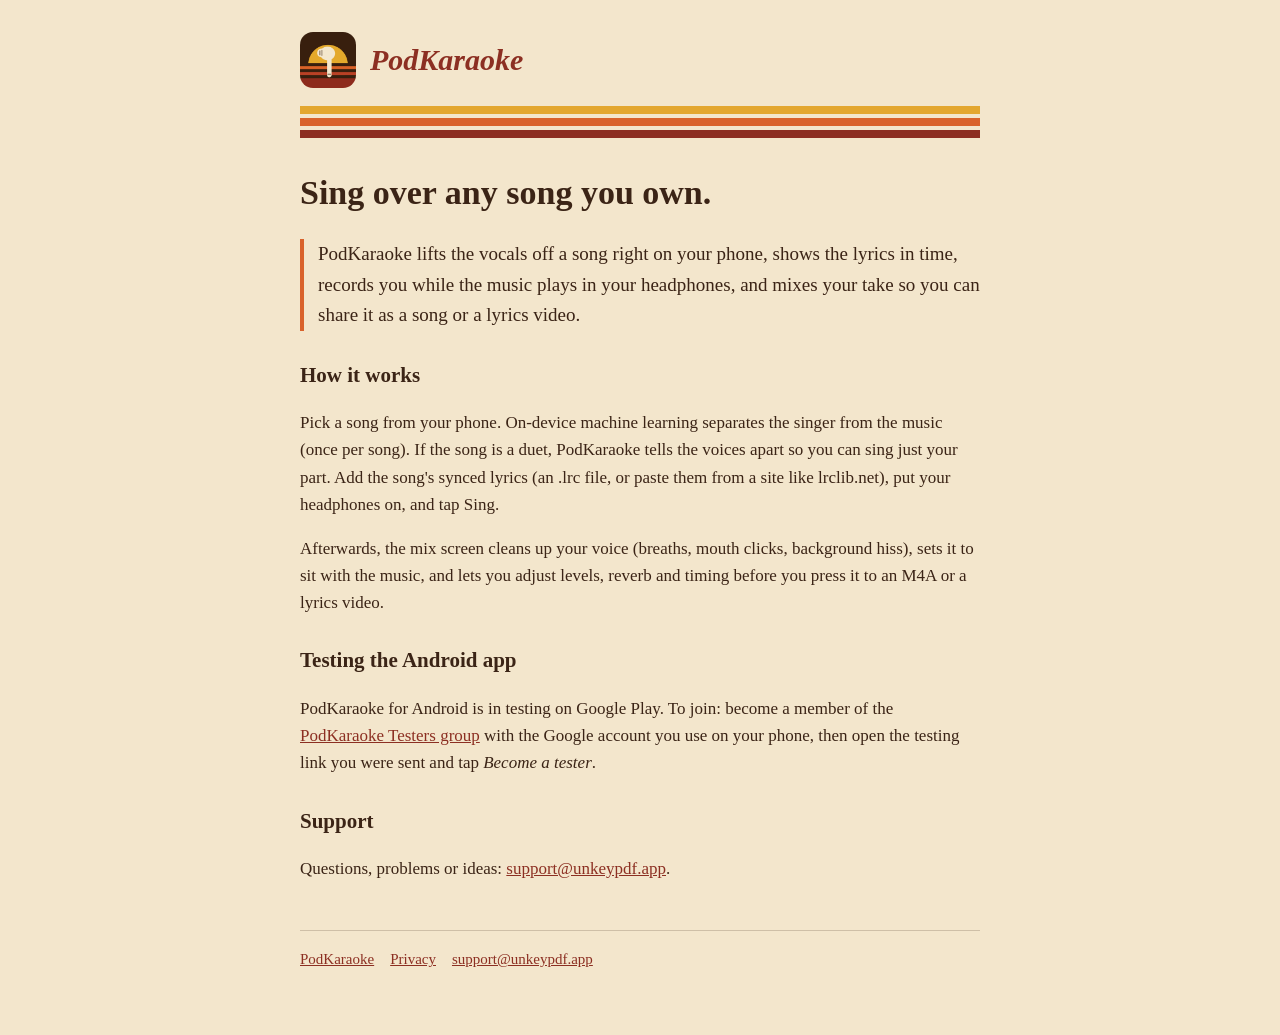
<file: index.html>
<!doctype html><html lang="en"><head><meta charset="utf-8"><meta name="viewport" content="width=device-width, initial-scale=1"><link rel="icon" href="icon.png"><link rel="stylesheet" href="style.css"><title>PodKaraoke</title><meta name="description" content="Karaoke with any song you own: the vocals are removed on your phone, you sing along to the lyrics, and share your take."></head><body><main><header><img src="icon.png" alt=""><a class="brand" href="./">PodKaraoke</a></header><div class="stripes"><div></div><div></div><div></div></div>
<h1>Sing over any song you own.</h1>
<p class="lead">PodKaraoke lifts the vocals off a song right on your phone, shows the lyrics in time, records you while the music plays in your headphones, and mixes your take so you can share it as a song or a lyrics video.</p>
<h2>How it works</h2>
<p>Pick a song from your phone. On-device machine learning separates the singer from the music (once per song). If the song is a duet, PodKaraoke tells the voices apart so you can sing just your part. Add the song's synced lyrics (an .lrc file, or paste them from a site like lrclib.net), put your headphones on, and tap Sing.</p>
<p>Afterwards, the mix screen cleans up your voice (breaths, mouth clicks, background hiss), sets it to sit with the music, and lets you adjust levels, reverb and timing before you press it to an M4A or a lyrics video.</p>
<h2>Testing the Android app</h2>
<p>PodKaraoke for Android is in testing on Google Play. To join: become a member of the <a href="https://groups.google.com/g/podkaraoke-testers">PodKaraoke Testers group</a> with the Google account you use on your phone, then open the testing link you were sent and tap <em>Become a tester</em>.</p>
<h2>Support</h2>
<p>Questions, problems or ideas: <a href="mailto:support@unkeypdf.app">support@unkeypdf.app</a>.</p>
<footer><a href="./">PodKaraoke</a><a href="privacy.html">Privacy</a><a href="mailto:support@unkeypdf.app">support@unkeypdf.app</a></footer></main></body></html>
</file>
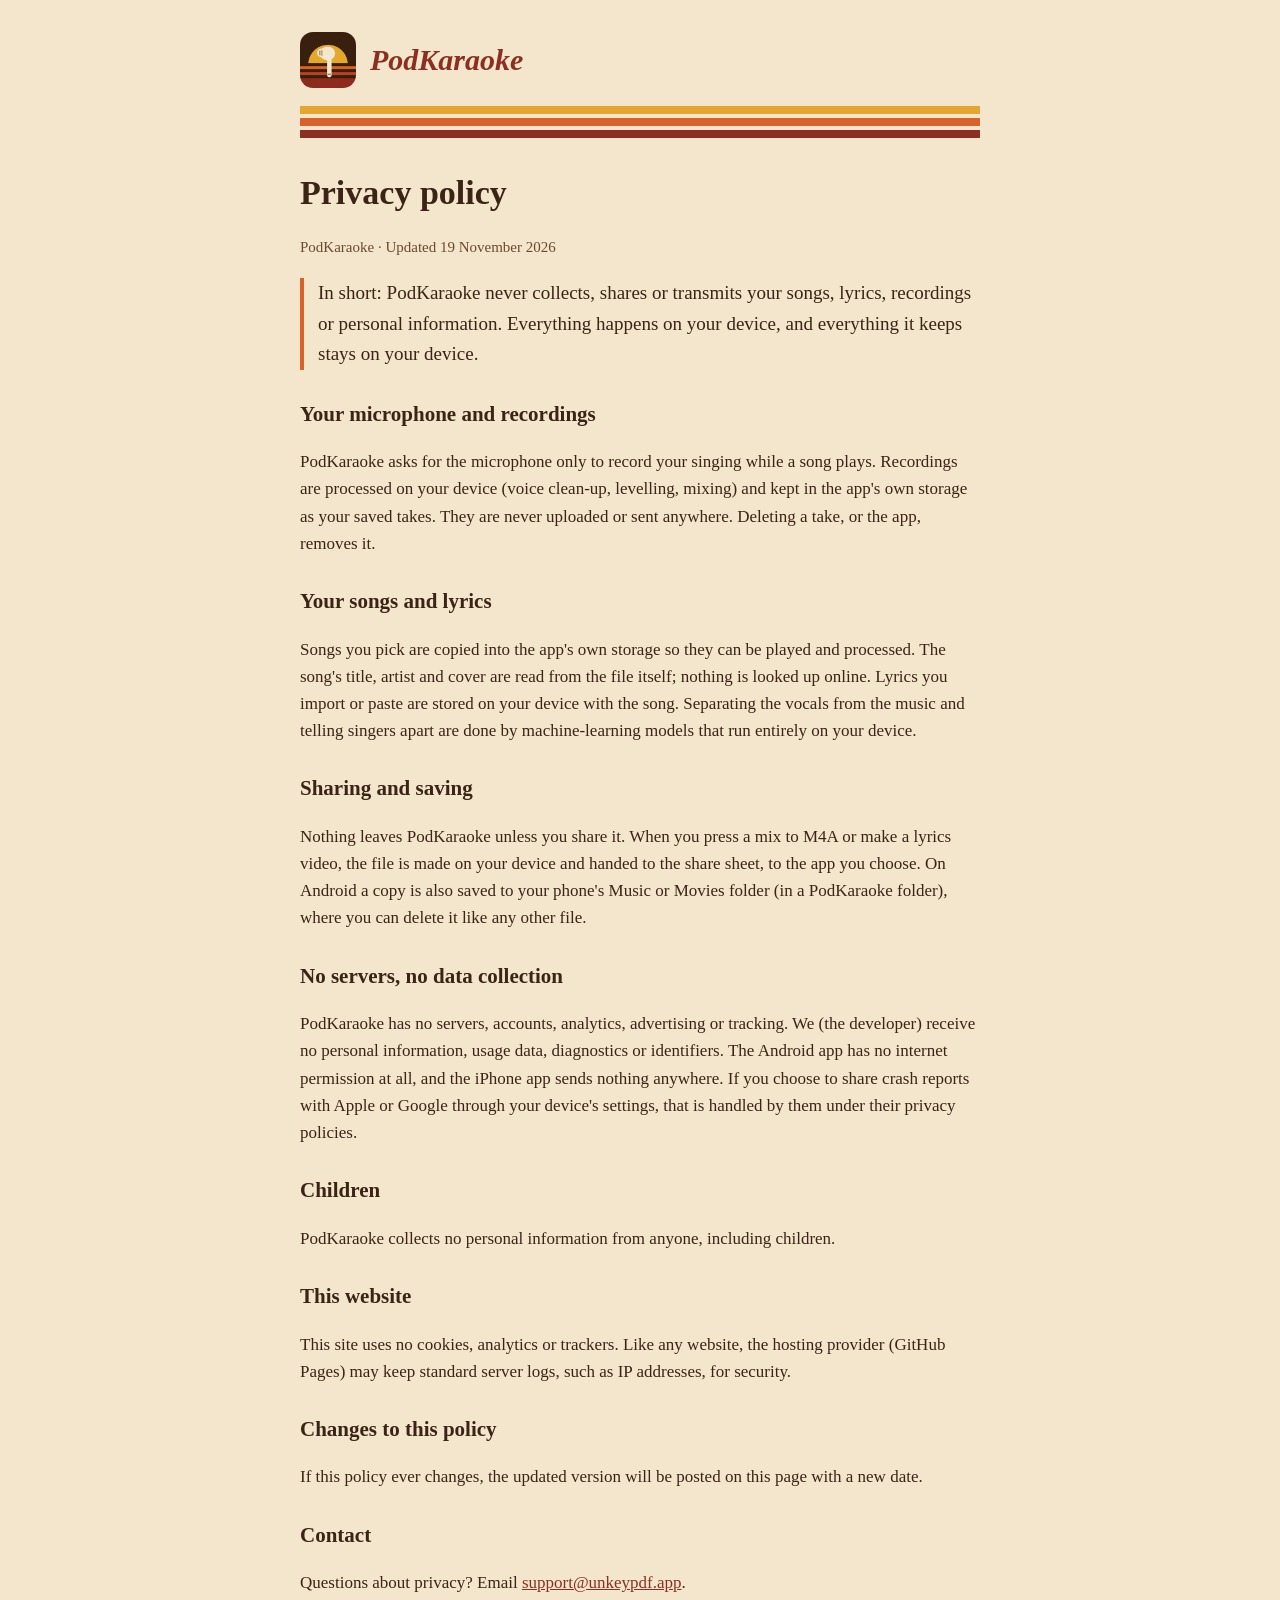
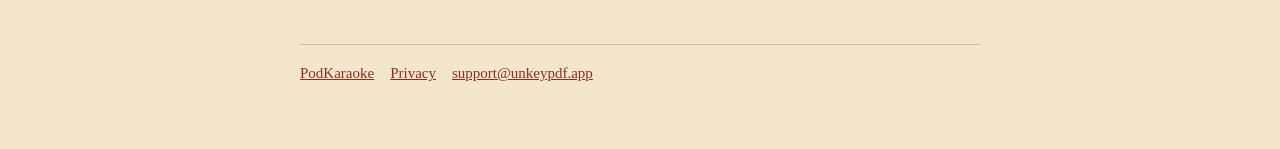
<file: privacy.html>
<!doctype html><html lang="en"><head><meta charset="utf-8"><meta name="viewport" content="width=device-width, initial-scale=1"><link rel="icon" href="icon.png"><link rel="stylesheet" href="style.css"><title>PodKaraoke Privacy Policy</title><meta name="description" content="PodKaraoke keeps your songs, lyrics and recordings on your device."></head><body><main><header><img src="icon.png" alt=""><a class="brand" href="./">PodKaraoke</a></header><div class="stripes"><div></div><div></div><div></div></div>
<h1>Privacy policy</h1>
<p class="meta">PodKaraoke · Updated 19 November 2026</p>
<p class="lead">In short: PodKaraoke never collects, shares or transmits your songs, lyrics, recordings or personal information. Everything happens on your device, and everything it keeps stays on your device.</p>
<h2>Your microphone and recordings</h2>
<p>PodKaraoke asks for the microphone only to record your singing while a song plays. Recordings are processed on your device (voice clean-up, levelling, mixing) and kept in the app's own storage as your saved takes. They are never uploaded or sent anywhere. Deleting a take, or the app, removes it.</p>
<h2>Your songs and lyrics</h2>
<p>Songs you pick are copied into the app's own storage so they can be played and processed. The song's title, artist and cover are read from the file itself; nothing is looked up online. Lyrics you import or paste are stored on your device with the song. Separating the vocals from the music and telling singers apart are done by machine-learning models that run entirely on your device.</p>
<h2>Sharing and saving</h2>
<p>Nothing leaves PodKaraoke unless you share it. When you press a mix to M4A or make a lyrics video, the file is made on your device and handed to the share sheet, to the app you choose. On Android a copy is also saved to your phone's Music or Movies folder (in a PodKaraoke folder), where you can delete it like any other file.</p>
<h2>No servers, no data collection</h2>
<p>PodKaraoke has no servers, accounts, analytics, advertising or tracking. We (the developer) receive no personal information, usage data, diagnostics or identifiers. The Android app has no internet permission at all, and the iPhone app sends nothing anywhere. If you choose to share crash reports with Apple or Google through your device's settings, that is handled by them under their privacy policies.</p>
<h2>Children</h2>
<p>PodKaraoke collects no personal information from anyone, including children.</p>
<h2>This website</h2>
<p>This site uses no cookies, analytics or trackers. Like any website, the hosting provider (GitHub Pages) may keep standard server logs, such as IP addresses, for security.</p>
<h2>Changes to this policy</h2>
<p>If this policy ever changes, the updated version will be posted on this page with a new date.</p>
<h2>Contact</h2>
<p>Questions about privacy? Email <a href="mailto:support@unkeypdf.app">support@unkeypdf.app</a>.</p>
<footer><a href="./">PodKaraoke</a><a href="privacy.html">Privacy</a><a href="mailto:support@unkeypdf.app">support@unkeypdf.app</a></footer></main></body></html>
</file>
<file: style.css>
:root { --page: #F3E6CC; --ink: #3B2416; --soft: #6B4A2E; --orange: #D9622B; --mustard: #E3A72F; --brick: #8C2F22; }
* { box-sizing: border-box; }
body { margin: 0; background: var(--page); color: var(--ink); font: 17px/1.6 Georgia, "Times New Roman", serif; }
main { max-width: 720px; margin: 0 auto; padding: 32px 20px 64px; }
header { display: flex; align-items: center; gap: 14px; }
header img { width: 56px; height: 56px; border-radius: 13px; }
.brand { font-style: italic; font-weight: 900; font-size: 30px; color: var(--brick); text-decoration: none; }
.stripes { margin: 18px 0 28px; }
.stripes div { height: 8px; margin-bottom: 4px; }
.stripes div:nth-child(1) { background: var(--mustard); }
.stripes div:nth-child(2) { background: var(--orange); }
.stripes div:nth-child(3) { background: var(--brick); }
h1 { font-size: 34px; margin: 0 0 4px; }
h2 { font-size: 21px; margin: 28px 0 6px; }
.meta, footer { color: var(--soft); font-size: 15px; }
a { color: var(--brick); }
.lead { font-size: 19px; border-left: 4px solid var(--orange); padding-left: 14px; }
footer { margin-top: 48px; border-top: 1px solid rgba(59,36,22,.2); padding-top: 16px; }
footer a { margin-right: 16px; }
</file>
